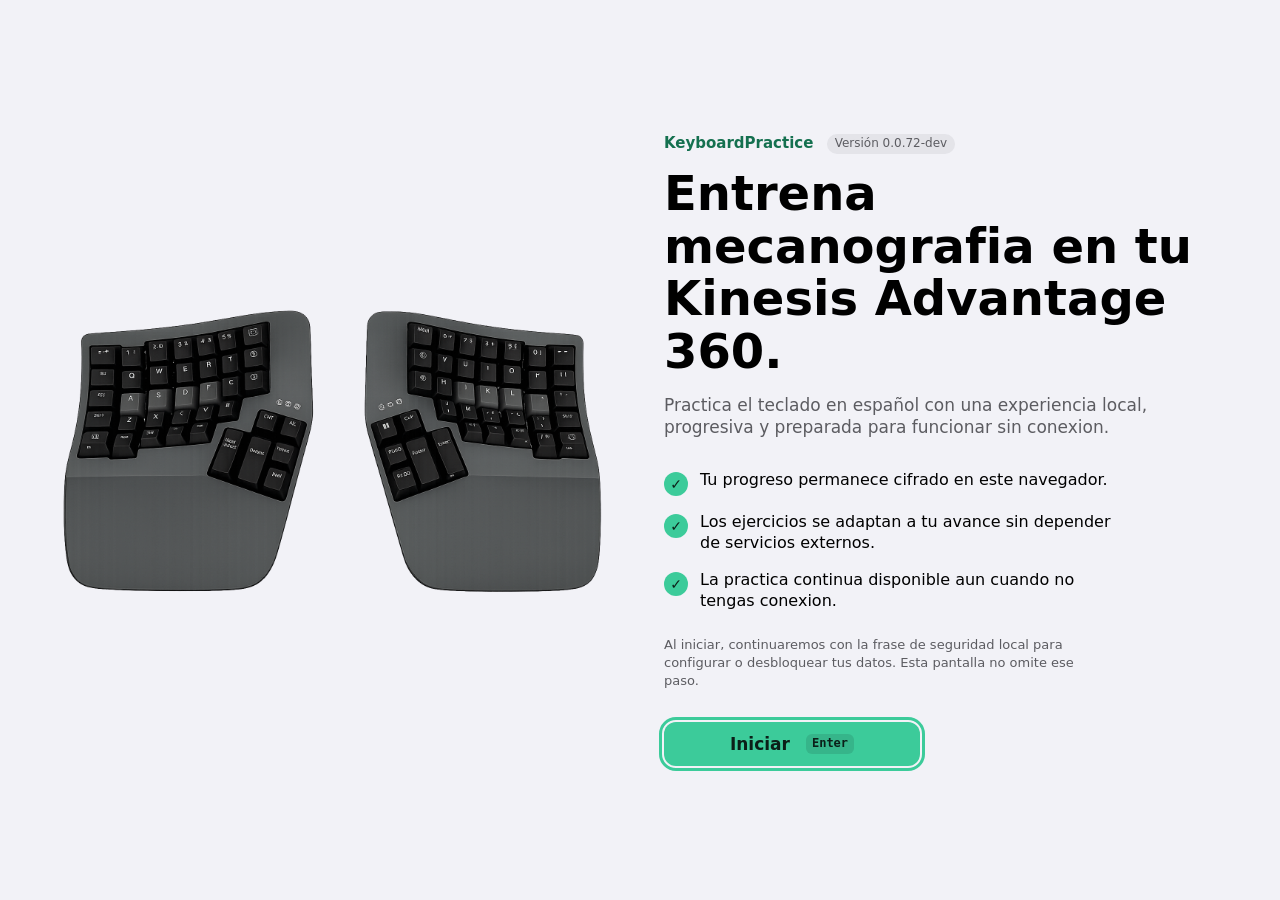
<file: index.html>
<!doctype html>
<html lang="es" data-theme="light">
  <head>
    <meta http-equiv="Content-Security-Policy" content="default-src &#39;self&#39;; script-src &#39;self&#39;; style-src &#39;self&#39;; img-src &#39;self&#39;; font-src &#39;self&#39;; connect-src &#39;self&#39;; worker-src &#39;self&#39;; manifest-src &#39;self&#39;; object-src &#39;none&#39;; base-uri &#39;self&#39;; form-action &#39;none&#39;; require-trusted-types-for &#39;script&#39;; trusted-types keyboardpractice-sw">

    <meta charset="UTF-8" />
    <!-- viewport-fit=cover enables env(safe-area-inset-*) on iPad/iPhone (ADR-028). -->
    <meta name="viewport" content="width=device-width, initial-scale=1.0, viewport-fit=cover" />
    <meta name="mobile-web-app-capable" content="yes" />
    <meta name="apple-mobile-web-app-capable" content="yes" />
    <meta name="apple-mobile-web-app-status-bar-style" content="default" />
    <meta name="apple-mobile-web-app-title" content="KeyboardPractice" />
    <meta name="description" content="Practica mecanografía en un teclado Kinesis Advantage 360 configurado en español." />
    <meta name="theme-color" content="#f2f2f7" media="(prefers-color-scheme: light)" />
    <meta name="theme-color" content="#000000" media="(prefers-color-scheme: dark)" />
    <link rel="icon" type="image/svg+xml" href="./favicon.svg" />
    <link rel="apple-touch-icon" href="./icons/apple-touch-icon.png" />
    <title>KeyboardPractice | Español</title>
    <script src="./theme-preboot.js"></script>
    <link rel="stylesheet" href="./critical.css" />
    <script type="module" crossorigin src="./app.dUVIKc8x.js"></script>
    <link rel="stylesheet" crossorigin href="./app.cXTVUAzI.css">
  </head>
<body class="min-h-screen bg-canvas text-label transition-colors">
    <!-- Touch devices in portrait see only this screen (ADR-028, landscape-first); critical.css shows it. -->
    <section id="rotate-screen" class="rotate-screen" aria-labelledby="rotate-screen-title">
      <svg class="rotate-screen-icon" viewBox="0 0 48 48" aria-hidden="true" focusable="false"><rect x="5" y="4" width="15" height="24" rx="2.5" fill="none" stroke="currentColor" stroke-width="2" opacity="0.4" /><rect x="14" y="24" width="29" height="18" rx="3" fill="none" stroke="currentColor" stroke-width="2.5" /><path d="M25 7a13 13 0 0 1 12 11M37 18l-4.5-1.5M37 18l1.5-4.5" fill="none" stroke="currentColor" stroke-width="2.5" stroke-linecap="round" stroke-linejoin="round" /></svg>
      <h1 id="rotate-screen-title" class="rotate-screen-title">Gira tu dispositivo</h1>
      <p class="rotate-screen-copy">KeyboardPractice está diseñada para usarse en horizontal. Gira el dispositivo para continuar.</p>
    </section>
    <a id="app-skip-link" class="sr-only focus:not-sr-only focus:fixed focus:left-4 focus:top-4 focus:z-50 focus:rounded-lg focus:bg-white focus:px-4 focus:py-2 focus:text-kinesis-graphite" href="#main-content" hidden>Saltar al contenido principal</a>

    <!-- Pre-loader: visible immediately while CSS, JS, and images load -->
    <div id="app-preloader" class="app-preloader" aria-label="Cargando KeyboardPractice">
      <div class="app-preloader-content">
        <div class="app-preloader-spinner" aria-hidden="true"></div>
        <p class="app-preloader-brand">KeyboardPractice</p>
        <p class="app-preloader-status" role="status">Preparando...</p>
      </div>
    </div>

<div id="welcome-screen" class="welcome-screen" role="dialog" aria-modal="true" aria-labelledby="welcome-title" aria-describedby="welcome-description welcome-security-note" hidden>
      <figure class="welcome-visual-card" aria-hidden="true">
        <img class="welcome-keyboard-image" src="./design/ka360.png" alt="" aria-hidden="true" />
      </figure>
      <section class="welcome-card" aria-label="Bienvenida a KeyboardPractice">
        <div class="welcome-copy">
          <p class="welcome-eyebrow">KeyboardPractice <span class="app-version" data-app-version></span></p>
          <h1 id="welcome-title" class="welcome-title">Entrena mecanografia en tu Kinesis Advantage 360.</h1>
          <p id="welcome-description" class="welcome-description">Practica el teclado en español con una experiencia local, progresiva y preparada para funcionar sin conexion.</p>

          <ul class="welcome-feature-list" aria-label="Resumen de beneficios">
            <li><span aria-hidden="true">✓</span><span>Tu progreso permanece cifrado en este navegador.</span></li>
            <li><span aria-hidden="true">✓</span><span>Los ejercicios se adaptan a tu avance sin depender de servicios externos.</span></li>
            <li><span aria-hidden="true">✓</span><span>La practica continua disponible aun cuando no tengas conexion.</span></li>
          </ul>

          <p id="welcome-security-note" class="welcome-security-note">Al iniciar, continuaremos con la frase de seguridad local para configurar o desbloquear tus datos. Esta pantalla no omite ese paso.</p>
          <button id="welcome-start-button" class="welcome-start-button" type="button" aria-describedby="welcome-security-note" aria-keyshortcuts="Enter"><span>Iniciar</span><span class="shortcut-hint" aria-hidden="true">Enter</span></button>
          <p id="welcome-status" class="sr-only" role="status" aria-live="polite">Pantalla de bienvenida lista. El boton Iniciar abre el flujo protegido de KeyboardPractice.</p>
        </div>
      </section>
    </div>

    <div id="app-loader" class="app-loader" data-progress="5" aria-labelledby="app-loader-title" aria-describedby="app-loader-status app-loader-phase" hidden>
      <section class="app-loader-card" aria-label="Estado de carga inicial">
        <p class="app-loader-brand">KeyboardPractice</p>
        <h2 id="app-loader-title" class="app-loader-title">Cargando KeyboardPractice…</h2>
        <p id="app-loader-status" class="app-loader-status" role="status" aria-live="polite">Preparando la experiencia de practica.</p>
        <div class="app-loader-progress-shell">
          <div
            id="app-loader-progress"
            class="app-loader-progress"
            role="progressbar"
            aria-label="Progreso de carga inicial"
            aria-valuemin="0"
            aria-valuemax="100"
            aria-valuenow="5"
          >
            <span id="app-loader-progress-fill" class="app-loader-progress-fill"></span>
          </div>
          <div class="app-loader-progress-meta" aria-live="polite">
            <span id="app-loader-phase">Inicio</span>
            <span id="app-loader-percent">5%</span>
          </div>
        </div>
        <p class="app-loader-hint">Tus datos permanecen en este navegador y la aplicacion funciona sin conexion.</p>
      </section>
    </div>

    <div class="app-shell" hidden>
      <!-- Sidebar from 1024px, bottom tab bar below (ADR-028). One live tree; CSS places it. -->
      <aside id="app-sidebar" class="app-sidebar" aria-label="Navegación">
        <p class="app-sidebar-brand">
          <img class="app-brand-icon" src="./favicon.svg" alt="" aria-hidden="true" />
          <span class="app-brand-text">
            <span>KeyboardPractice</span>
            <span class="app-version" data-app-version></span>
          </span>
        </p>
        <nav id="sidebar-nav" class="sidebar-nav" aria-label="Navegación principal"></nav>
        <!-- Bottom of the sidebar (from 1024px): button with the user name that opens Perfil, Cerrar sesión, Depuración (debug build only). -->
        <div id="sidebar-footer" class="sidebar-footer" role="group" aria-label="Cuenta local"></div>
      </aside>

      <div class="app-content">
        <header id="app-navbar" class="app-navbar">
          <p id="app-navbar-title" class="app-navbar-title" aria-hidden="true">Aprendizaje</p>
        </header>

        <main id="main-content" class="app-main" tabindex="-1" data-active-section="practice">
          <h1 id="app-section-title" class="app-large-title">Aprendizaje</h1>
          <p id="storage-warning" class="storage-warning-banner hidden" role="status"></p>
          <p id="app-section-announcer" class="sr-only" aria-live="polite"></p>
          <section id="practice-panel" class="practice-panel app-panel" aria-labelledby="active-lesson-title" data-app-section="practice">
          <div class="practice-panel-header">
            <div class="practice-title-block">
              <div class="practice-status-row">
                <p id="lesson-state" class="practice-panel-eyebrow">Tu reto actual</p>
              </div>
              <h2 id="active-lesson-title" class="practice-panel-title">Cargando</h2>
              <p id="active-lesson-objective" class="practice-panel-summary"></p>
            </div>
            <div class="practice-metric-grid" aria-label="Metricas de practica en vivo">
              <div class="metric-card metric-live-secondary"><p id="metric-wpm" class="metric-value">0</p><p class="metric-label">PPM</p></div>
              <div class="metric-card"><p id="metric-accuracy" class="metric-value">100%</p><p class="metric-label">Precision</p></div>
              <div class="metric-card metric-live-secondary"><p id="metric-errors" class="metric-value">0</p><p class="metric-label">Errores</p></div>
              <div class="metric-card metric-live-secondary" aria-label="Racha actual de caracteres correctos"><p id="metric-streak" class="metric-value">0</p><p class="metric-label">Racha</p></div>
              <div class="metric-card metric-live-secondary"><p id="metric-time" class="metric-value">00:00</p><p class="metric-label">Tiempo</p></div>
            </div>
          </div>

          <div id="main-practice-dashboard" class="main-practice-dashboard" aria-label="Tablero principal de practica">
            <article class="practice-summary-card" aria-labelledby="summary-lesson-title">
              <div>
                <p id="summary-status" class="summary-eyebrow">Sesion en curso</p>
                <h3 id="summary-lesson-title" class="summary-title">Preparando tu entrenamiento</h3>
                <p id="summary-objective" class="summary-objective">Ajustando la siguiente practica a tu progreso.</p>
              </div>
              <div class="summary-meta-grid" aria-label="Resumen de la practica activa">
                <div><span class="summary-meta-label">Teclas foco</span><div id="summary-keys" class="summary-focus-keyboard" aria-label="Teclado virtual con teclas foco activas"></div></div>
                <div class="summary-progress-block">
                  <p id="summary-progress" class="summary-progress-value">0%</p>
                  <p class="summary-meta-label">Avance</p>
                </div>
              </div>
            </article>

            <article class="action-card side-card">
              <h3 class="card-heading">Acciones</h3>
              <div class="primary-action-stack" aria-label="Controles de practica con atajos de teclado">
                <button id="start-button" class="control-button control-button-primary" type="button" aria-label="Iniciar práctica, atajo Ctrl+Enter" data-tooltip="Iniciar práctica" title="Iniciar práctica · Ctrl+Enter"><span id="primary-action-icon" class="control-icon" aria-hidden="true">▶</span><span id="primary-action-label" class="control-action-label">Iniciar</span><span id="primary-action-shortcut" class="control-shortcut">Ctrl+Enter</span></button>
                <button id="finish-button" class="hidden" type="button" aria-hidden="true" disabled></button>
                <button id="reset-button" class="hidden" type="button" aria-hidden="true" disabled></button>
                <button id="prev-button" class="control-button control-button-nav" type="button" aria-label="Reto anterior, atajo Alt+F" data-tooltip="Reto anterior" title="Reto anterior · Alt+F" disabled><span class="control-icon" aria-hidden="true">⏮</span><span class="control-action-label">Anterior</span><span class="control-shortcut">Alt+F</span></button>
                <button id="next-button" class="control-button control-button-nav" type="button" aria-label="Siguiente reto, atajo Alt+H" data-tooltip="Siguiente reto" title="Siguiente reto · Alt+H" disabled><span class="control-icon" aria-hidden="true">⏭</span><span class="control-action-label">Siguiente</span><span class="control-shortcut">Alt+H</span></button>
              </div>
            </article>

            <article class="focus-feedback-card dashboard-feedback-card" aria-labelledby="feedback-title" data-tone="info">
              <div class="feedback-card-header">
                <h3 id="feedback-title" class="card-heading">Feedback inmediato</h3>
              </div>
              <p id="feedback" class="feedback-message" role="status" aria-live="polite" aria-atomic="true" data-tone="info"><span class="feedback-title">Coloca tus manos, respira y empieza cuando estés listo.</span></p>
            </article>

          </div>

          <div class="practice-main-grid">
            <div class="practice-typing-column">
              <article class="instruction-card">
                <h3 class="card-heading">Instrucciones</h3>
                <p id="lesson-instructions" class="card-body"></p>
              </article>

              <div class="focus-practice-only">
                <div class="mb-3 flex items-center justify-between gap-3">
                  <h3 class="card-heading">Texto a dominar</h3>
                </div>
                <div class="lesson-line-progress-stage">
                  <div class="lesson-line-progress" role="progressbar" aria-valuemin="0" aria-valuemax="100" aria-valuenow="0" aria-label="Progreso del ejercicio">
                    <span id="line-progress-fill" class="lesson-line-progress-fill"></span>
                    <span id="metric-progress" class="lesson-line-progress-label">Linea 1/1 - 0% completo</span>
                  </div>
                  <div id="line-combo-feedback" class="line-combo-feedback" role="status" aria-live="polite" aria-atomic="true" hidden></div>
                </div>
                <p id="exercise-target-instructions" class="sr-only">Area de practica. Pulsa Iniciar (Ctrl+Enter) y escribe el texto mostrado. Enter confirma lineas no finales; Tab sale del area.</p>
                <div id="exercise-target" class="target-text" role="region" tabindex="0" aria-label="Texto objetivo de practica. Escribe las teclas indicadas." aria-describedby="exercise-target-instructions feedback metric-progress"></div>
              </div>

              <div id="keyboard-slot" class="practice-keyboard-row">
                <article id="keyboard-card" class="side-card">
                <div class="flex items-center justify-between gap-3">
                  <h3 class="card-heading">Teclado KA360</h3>
                  <p id="active-key-label" class="active-key-label">Sin tecla</p>
                </div>
                <div class="ka-demo-container" aria-label="Teclado Kinesis Advantage 360 en español">
                  <div class="ka-keyboard-wrap">
                    <div id="keyboard-visual" class="ka-keyboard">
                      <div class="ka-half left">
                        <div class="ka-key" data-key="Escape|Esc">Esc</div>
                        <div class="ka-key" data-key="F1">F1</div>
                        <div class="ka-key" data-key="F2">F2</div>
                        <div class="ka-key" data-key="F3">F3</div>
                        <div class="ka-key" data-key="F4">F4</div>
                        <div class="ka-key" data-key="F5">F5</div>
                        <div class="ka-key" data-key="Kp">Kp</div>
                        <div class="ka-empty"></div>

                        <div class="ka-key" data-key="Tab">⇥</div>
                        <div class="ka-key" data-key="q">Q</div>
                        <div class="ka-key" data-key="w">W</div>
                        <div class="ka-key" data-key="e">E</div>
                        <div class="ka-key" data-key="r">R</div>
                        <div class="ka-key" data-key="t">T</div>
                        <div class="ka-key" data-key="Home">Inicio</div>
                        <div class="ka-empty"></div>

                        <div class="ka-key" data-key="CapsLock">⇪</div>
                        <div class="ka-key ka-home is-active" data-key="a">A</div>
                        <div class="ka-key ka-home is-active" data-key="s">S</div>
                        <div class="ka-key ka-home is-active" data-key="d">D</div>
                        <div class="ka-key ka-home is-active" data-key="f">F</div>
                        <div class="ka-key" data-key="g">G</div>
                        <div class="ka-key" data-key="End">Fin</div>
                        <div class="ka-empty"></div>

                        <div class="ka-key" data-key="Shift">⇧</div>
                        <div class="ka-key" data-key="z">Z</div>
                        <div class="ka-key" data-key="x">X</div>
                        <div class="ka-key" data-key="c">C</div>
                        <div class="ka-key" data-key="v">V</div>
                        <div class="ka-key" data-key="b">B</div>
                        <div class="ka-empty"></div>
                        <div class="ka-empty"></div>

                        <div class="ka-key">⑤</div>
                        <div class="ka-key" data-key="PrintScreen">PrtScr</div>
                        <div class="ka-key" data-key="MediaTrackPrevious">⏮</div>
                        <div class="ka-key" data-key="ArrowLeft">←</div>
                        <div class="ka-key" data-key="ArrowRight">→</div>
                        <div class="ka-empty"></div>
                        <div class="ka-key" data-key="Command">⌘</div>
                        <div class="ka-key">⑦</div>

                        <div class="ka-empty"></div><div class="ka-empty"></div><div class="ka-empty"></div><div class="ka-empty"></div><div class="ka-empty"></div>
                        <div class="ka-key ka-wide-v" data-key="Delete">⌦</div>
                        <div class="ka-key ka-wide-v is-active" data-key="Backspace">⌫</div>

                        <div class="ka-key">④</div>
                        <div class="ka-empty"></div><div class="ka-empty"></div><div class="ka-empty"></div><div class="ka-empty"></div><div class="ka-empty"></div>
                        <div class="ka-key">③</div>
                      </div>

                      <div class="ka-half right">
                        <div class="ka-empty"></div>
                        <div class="ka-key">Mod</div>
                        <div class="ka-key" data-key="F6">F6</div>
                        <div class="ka-key" data-key="F7">F7</div>
                        <div class="ka-key" data-key="F8">F8</div>
                        <div class="ka-key" data-key="F9">F9</div>
                        <div class="ka-key" data-key="F10">F10</div>
                        <div class="ka-key" data-key="Fn">Fn</div>

                        <div class="ka-empty"></div>
                        <div class="ka-key" data-key="PageUp">RePág</div>
                        <div class="ka-key" data-key="y">Y</div>
                        <div class="ka-key" data-key="u">U</div>
                        <div class="ka-key" data-key="i">I</div>
                        <div class="ka-key" data-key="o">O</div>
                        <div class="ka-key" data-key="p">P</div>
                        <div class="ka-key" data-key="´|¨|á|é|í|ó|ú">¨<br />´</div>

                        <div class="ka-empty"></div>
                        <div class="ka-key" data-key="PageDown">AvPág</div>
                        <div class="ka-key" data-key="h">H</div>
                        <div class="ka-key ka-home is-active" data-key="j">J</div>
                        <div class="ka-key ka-home is-active" data-key="k">K</div>
                        <div class="ka-key ka-home is-active" data-key="l">L</div>
                        <div class="ka-key ka-home is-active" data-key="ñ">Ñ</div>
                        <div class="ka-key" data-key="CapsLock">⇪</div>

                        <div class="ka-empty"></div><div class="ka-empty"></div>
                        <div class="ka-key" data-key="n">N</div>
                        <div class="ka-key" data-key="m">M</div>
                        <div class="ka-key" data-key=",|;">;<br />,</div>
                        <div class="ka-key" data-key=".|:">:<br />.</div>
                        <div class="ka-key" data-key="-|_">_<br />-</div>
                        <div class="ka-key" data-key="Shift">⇧</div>

                        <div class="ka-key" data-key="Option">⌥</div>
                        <div class="ka-key" data-key="Control">⌃</div>
                        <div class="ka-empty"></div>
                        <div class="ka-key" data-key="ArrowDown">↓</div>
                        <div class="ka-key" data-key="ArrowUp">↑</div>
                        <div class="ka-key" data-key="MediaPlayPause">⏯</div>
                        <div class="ka-key" data-key="MediaTrackNext">⏭</div>
                        <div class="ka-key">⑥</div>

                        <div class="ka-key">②</div>
                        <div class="ka-key ka-wide-v is-active" data-key=" ">␣</div>
                        <div class="ka-key ka-wide-v" data-key="Enter|\n">⏎</div>
                        <div class="ka-empty"></div><div class="ka-empty"></div><div class="ka-empty"></div><div class="ka-empty"></div><div class="ka-empty"></div>

                        <div class="ka-key">①</div>
                        <div class="ka-empty"></div><div class="ka-empty"></div><div class="ka-empty"></div><div class="ka-empty"></div><div class="ka-empty"></div>
                      </div>
                    </div>
                  </div>
                </div>
                </article>
              </div>
            </div>
          </div>
        </section>

        <section id="stats-panel" class="stats-panel app-panel" aria-labelledby="stats-title" data-app-section="progress" hidden>
          <div class="stats-panel-header section-panel-header">
            <div>
              <div class="section-status-row">
                <p class="stats-panel-eyebrow section-panel-eyebrow">Progreso</p>
              </div>
              <h2 id="stats-title" class="stats-panel-title section-panel-title">Tu progreso</h2>
              <p id="stats-summary" class="stats-panel-summary section-panel-summary">Sin sesiones registradas.</p>
            </div>
            <div id="progress-tabs" class="progress-tabs" role="tablist" aria-label="Vistas del progreso">
              <button id="progress-tab-keys" class="progress-tab" type="button" role="tab" aria-selected="true" aria-controls="progress-keys">Teclas</button>
              <button id="progress-tab-stats" class="progress-tab" type="button" role="tab" aria-selected="false" aria-controls="progress-stats" tabindex="-1">Estadísticas</button>
              <button id="progress-tab-course" class="progress-tab" type="button" role="tab" aria-selected="false" aria-controls="progress-course" tabindex="-1">Curso</button>
            </div>
          </div>

          <div id="progress-keys" class="progress-tabpanel key-mastery" role="tabpanel" aria-labelledby="progress-tab-keys" tabindex="0">
            <article class="stats-section-card key-mastery-map-card" aria-labelledby="key-mastery-title">
              <div class="key-mastery-map-header">
                <h3 id="key-mastery-title" class="stats-section-title">Dominio por tecla</h3>
                <ul id="key-mastery-legend" class="key-mastery-legend" aria-label="Leyenda de colores"></ul>
              </div>
              <div id="key-mastery-map" class="key-mastery-map"></div>
              <p id="key-mastery-note" class="key-mastery-note"></p>
            </article>
            <div class="key-mastery-side">
              <div id="key-mastery-kpis" class="key-mastery-kpis" role="list" aria-label="Resumen por tecla"></div>
              <article class="stats-section-card" aria-labelledby="key-mastery-learned-title">
                <h3 id="key-mastery-learned-title" class="stats-section-title">Más aprendidas</h3>
                <div id="key-mastery-learned" class="key-mastery-list" role="list" aria-labelledby="key-mastery-learned-title"></div>
              </article>
              <article class="stats-section-card" aria-labelledby="key-mastery-weak-title">
                <h3 id="key-mastery-weak-title" class="stats-section-title">Con más errores</h3>
                <div id="key-mastery-weak" class="key-mastery-list" role="list" aria-labelledby="key-mastery-weak-title"></div>
              </article>
            </div>
          </div>

          <div id="progress-stats" class="progress-tabpanel" role="tabpanel" aria-labelledby="progress-tab-stats" hidden>
            <div id="stats-content" class="stats-content">
              <div id="stats-kpi-grid" class="stats-kpi-grid" role="list" aria-label="Indicadores generales de practica"></div>

              <div class="stats-detail-grid">
                <article class="stats-section-card" aria-labelledby="stats-errors-title">
                  <h3 id="stats-errors-title" class="stats-section-title">Patrones a corregir</h3>
                  <div id="stats-error-list" class="stats-list" role="list" aria-labelledby="stats-errors-title" tabindex="0"></div>
                </article>

                <article class="stats-section-card" aria-labelledby="stats-history-title">
                  <h3 id="stats-history-title" class="stats-section-title">Ultimas sesiones</h3>
                  <div id="stats-history-list" class="stats-list" role="list" aria-labelledby="stats-history-title" tabindex="0"></div>
                </article>
              </div>

              <article class="stats-section-card" aria-labelledby="stats-lessons-title">
                <div class="stats-route-header">
                  <h3 id="stats-lessons-title" class="stats-section-title">Ruta de aprendizaje</h3>
                  <p class="stats-route-legend">✓ dominada · ↻ repaso pendiente · número resaltado: abierta · borde punteado: bloqueada</p>
                </div>
                <div id="stats-lesson-grid" class="stats-route"></div>
              </article>
            </div>
          </div>

          <div id="progress-course" class="progress-tabpanel practice-route-panel" role="tabpanel" aria-labelledby="progress-tab-course" hidden>
            <div class="progress-course-header">
              <div>
                <h3 id="course-title" class="stats-section-title">Cargando curso</h3>
                <p id="course-summary" class="section-panel-summary">Ruta, criterios y estado de practica.</p>
              </div>
              <p class="course-progress-pill"><span id="course-progress">0%</span> <span>de avance</span></p>
            </div>

            <!-- Landscape master-detail (ADR-028): lessons left, current lesson detail right; each pane scrolls. -->
            <div class="practice-route-body">
              <section class="route-card route-lessons-pane" aria-label="Selector de practicas del curso">
                <div id="lesson-list" aria-label="Selector de practicas del curso"></div>
              </section>

              <div class="route-detail-pane" role="region" aria-label="Detalle de la leccion actual" tabindex="0">
                <section class="route-card">
                  <h3 class="card-heading">Evaluacion</h3>
                  <div id="criteria-list" class="criteria-list"></div>
                </section>

                <section class="route-card">
                  <h3 class="card-heading">Ultimo resultado</h3>
                  <p id="last-session" class="card-body">Tu primer resultado aparecera aqui.</p>
                </section>

                <section class="route-card">
                  <h3 class="card-heading">Como desbloqueas el avance</h3>
                  <ul class="route-rules">
                    <li><span class="route-rule-value">95%</span><span>precision minima.</span></li>
                    <li><span class="route-rule-value">Tiempo</span><span>completar dentro del tiempo maximo objetivo de la practica.</span></li>
                    <li><span class="route-rule-value">5%</span><span>errores maximos permitidos.</span></li>
                    <li><span class="route-rule-value">PPM</span><span>segun dificultad de la leccion.</span></li>
                  </ul>
                </section>

                <section class="route-card">
                  <h3 class="card-heading">Como funciona</h3>
                  <ol class="route-howto">
                    <li><strong>Iniciar:</strong> enfoca el area de practica, reinicia el temporizador y bloquea cambios de leccion.</li>
                    <li><strong>Detener:</strong> guarda metricas, evalua precision, PPM, errores y tiempo maximo objetivo.</li>
                    <li><strong>Repetir:</strong> borra el intento actual o prepara una nueva repeticion sin cambiar el progreso aprobado.</li>
                    <li><strong>Siguiente:</strong> aparece habilitado solo cuando la proxima leccion fue desbloqueada.</li>
                    <li><strong>Atajos:</strong> Ctrl+Enter (⌘+Enter en macOS) para iniciar o repetir, Esc para detener, Alt+F para el reto anterior, Alt+H (⌘+H en macOS) para el siguiente y Enter para cerrar los mensajes de resultado.</li>
                  </ol>
                </section>
              </div>
            </div>
          </div>
        </section>
      </main>
      </div>
    </div>

  </body>
</html>
</file>
<file: critical.css>
/*
 * Critical inline CSS for welcome screen — prevents FOUC before app.css loads via JS module.
 * Loaded as an external stylesheet to comply with the strict CSP (style-src 'self').
 * NOTE: changes here MUST be reflected in scripts/update-sw-cache.js ASSETS list.
 *
 * Wrapped in @layer base so app.css (Tailwind 4 layers) still overrides it
 * once loaded; unlayered rules would beat every Tailwind layer.
 */
@layer base {
.app-preloader{position:fixed;inset:0;z-index:9999;display:flex;align-items:center;justify-content:center;background:#f2f2f7;font-family:-apple-system,BlinkMacSystemFont,"SF Pro Text","Segoe UI Variable Text","Segoe UI",system-ui,sans-serif}
[data-theme="dark"] .app-preloader{background:#000000}
.app-preloader-content{display:flex;flex-direction:column;align-items:center;gap:1.5rem}
.app-preloader-spinner{width:2.5rem;height:2.5rem;border:4px solid rgba(60,203,154,0.2);border-top-color:#3ccb9a;border-radius:50%;animation:app-preloader-spin .8s linear infinite}
@keyframes app-preloader-spin{to{transform:rotate(360deg)}}
.app-preloader-brand{font-size:1.25rem;font-weight:900;color:#282828;letter-spacing:-0.02em}
[data-theme="dark"] .app-preloader-brand{color:#f1f5f9}
.app-preloader-status{font-size:.875rem;color:#64748b}
[data-theme="dark"] .app-preloader-status{color:#94a3b8}
.welcome-screen{position:fixed;inset:0;z-index:85;display:flex;align-items:center;justify-content:center;overflow-y:auto;color:#000;font-family:-apple-system,BlinkMacSystemFont,"SF Pro Text","Segoe UI Variable Text","Segoe UI",system-ui,sans-serif;background:#f2f2f7}
[data-theme="dark"] .welcome-screen{color:#fff;background:#000}
.welcome-visual-card{pointer-events:none;position:fixed;inset:0;z-index:0;margin:0;overflow:hidden;padding:6vh 4vw}
.welcome-keyboard-image{height:100%;width:100%;object-fit:contain;object-position:center;opacity:0.12}
.welcome-card{position:relative;z-index:2;display:flex;width:100%;max-width:56rem;flex-direction:column;align-items:center;gap:2rem;padding:3rem 1rem}
.welcome-copy{display:flex;flex-direction:column;align-items:center;text-align:center;max-width:36rem}
.welcome-start-button{display:inline-flex;align-items:center;justify-content:center;min-height:44px;border-radius:12px;background-color:#3ccb9a;padding:.75rem 2.5rem;font-size:1.0625rem;font-weight:600;color:#0b1f18;border:none;cursor:pointer}
.welcome-start-button .shortcut-hint{margin-left:.5rem;padding:.125rem .375rem;border-radius:.375rem;font:600 .75rem/1.3 ui-monospace,SFMono-Regular,Consolas,monospace;background:rgba(11,31,24,.12)}
@media (min-width:1024px){.welcome-screen{display:grid;grid-template-columns:1fr 1fr;align-items:center;gap:3rem;padding:0 3rem}.welcome-visual-card{position:static;display:flex;align-items:center;justify-content:center;padding:0}.welcome-keyboard-image{height:auto;max-height:70dvh;border-radius:22px;opacity:1}.welcome-card{align-items:flex-start;padding:2rem 0}.welcome-copy{align-items:flex-start;text-align:left}}
/* ADR-028 landscape-first: touch devices in portrait only see the rotate screen; fine pointers are never blocked */
.rotate-screen{display:none}
@media (orientation:portrait) and (pointer:coarse){
.rotate-screen{position:fixed;inset:0;z-index:10000;display:flex;flex-direction:column;align-items:center;justify-content:center;gap:1rem;padding:2rem;text-align:center;background:#f2f2f7;color:#000;font-family:-apple-system,BlinkMacSystemFont,"SF Pro Text","Segoe UI Variable Text","Segoe UI",system-ui,sans-serif}
[data-theme="dark"] .rotate-screen{background:#000;color:#fff}
body>:not(#rotate-screen){visibility:hidden!important}
.rotate-screen-icon{width:4rem;height:4rem;color:#14704f}
[data-theme="dark"] .rotate-screen-icon{color:#3ccb9a}
.rotate-screen-title{margin:0;font-size:1.75rem;font-weight:700;line-height:1.2}
.rotate-screen-copy{margin:0;max-width:22rem;font-size:1.0625rem;line-height:1.4;color:#5c5c61}
[data-theme="dark"] .rotate-screen-copy{color:#aeaeb2}
}
/* SEC-010: never render inside a frame (clickjacking); set by theme-preboot.js */
html[data-framed="true"]{display:none!important}
}
</file>
